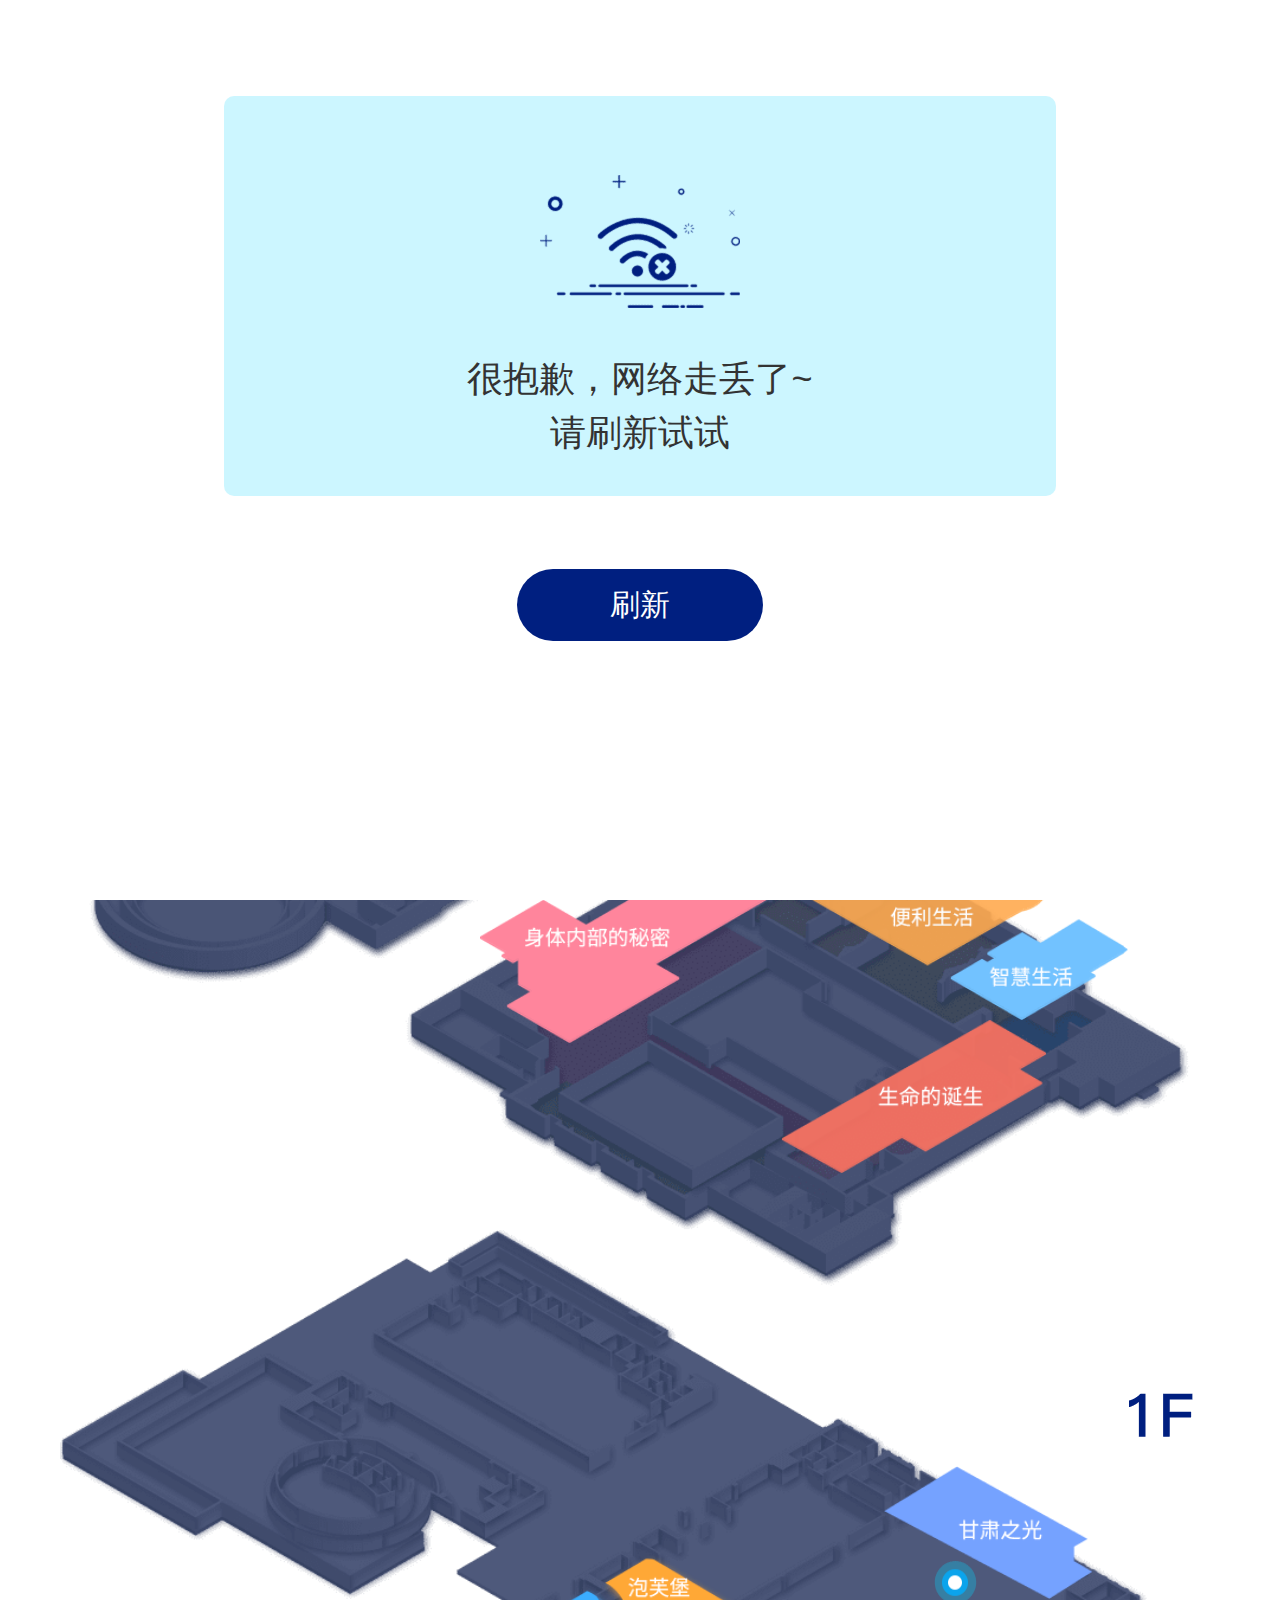
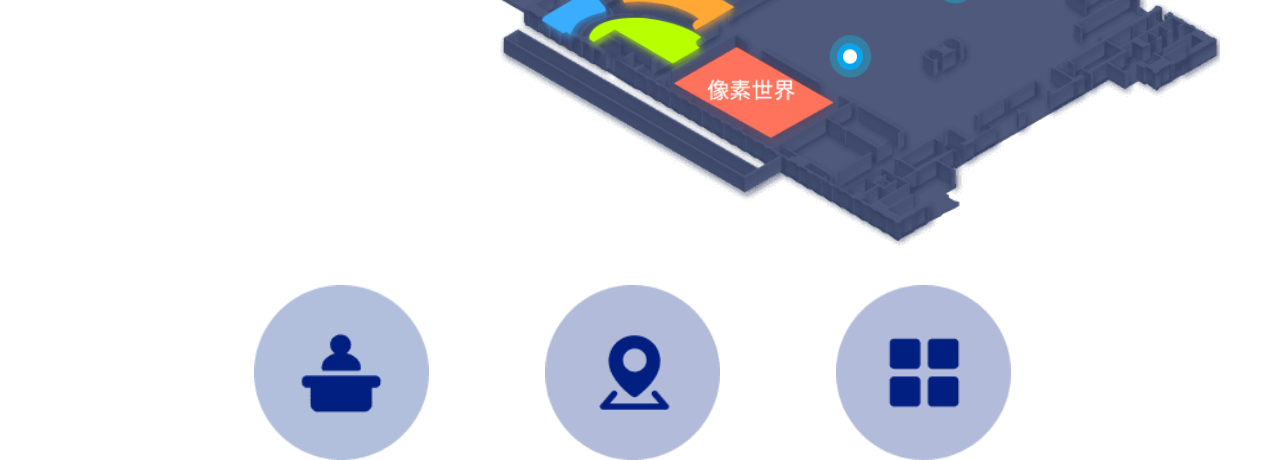
<file: pages/mapindex.html>
<!doctype html>
<html lang="en">
<head>
    <meta charset="UTF-8">
    <meta name="viewport"
          content="width=device-width, user-scalable=no, initial-scale=1.0, maximum-scale=1.0, minimum-scale=1.0">
    <meta http-equiv="X-UA-Compatible" content="ie=edge">
    <meta name="format-detection" content="telephone=no,email=no,date=no,address=no">
    <title></title>
    <script src="../assets/js/resize.js"></script>
    <link rel="stylesheet" href="../assets/css/reset.css">
    <link rel="stylesheet" href="../assets/lib/animate.css">
    <link rel="stylesheet" href="../assets/css/mapindex.css">
</head>
<!--animated   flash infinite-->
<body>
<div id="main">
    <div v-show="severimgshow" class="animated slideInLeft">
        <div class="fbox">
            <div class="f_img floor1" @touchstart="goex(2)">
                <img src="../assets/img/floor/3F.png" alt="">
                <img src="../assets/img/floor/f31.png" alt="" class="r animated flash infinite" @touchstart.stop="go_ex">
                <img src="../assets/img/floor/f32.png" alt="" class="m animated flash infinite" @touchstart.stop="go_ex">
                <img src="../assets/img/floor/f33.png" alt="" class="l animated flash infinite" @touchstart.stop="go_ex">
                <div class="text text3"></div>
            </div>
            <div class="f_img  floor1 floor2" @touchstart="goex(1)">
                <img src="../assets/img/floor/2F.png" alt="">
                <img src="../assets/img/floor/f21.png" alt="" class="r animated flash infinite" @touchstart.stop="go_ex">
                <img src="../assets/img/floor/f22.png" alt="" class="m animated flash infinite" @touchstart.stop="go_ex">
                <img src="../assets/img/floor/f23.png" alt="" class="l animated flash infinite" @touchstart.stop="go_ex">
                <div class="text text2"></div>
            </div>
            <div class="f_img floor1 floor3" @touchstart="goex(0)">
                <img src="../assets/img/floor/1F.png" alt="">
                <img src="../assets/img/floor/f11.png" alt="" class="r animated flash infinite" @touchstart.stop="go_ex">
                <img src="../assets/img/floor/f12.png" alt="" class="m animated flash infinite" @touchstart.stop="go_ex">
                <img src="../assets/img/floor/f13.png" alt="" class="l animated flash infinite" @touchstart.stop="go_ex">
                <img src="../assets/img/mpos.png" alt="" :class="['mypos animated  infinite',pos==1?'zoomIn':'']">
                <img src="../assets/img/mpos.png" alt="" :class="['mypos1 animated  infinite',pos==2?'zoomIn':'']">
                <div class="text text1"></div>
            </div>
        </div>
        <div class="btnbox">
            <div class="navitem" @touchstart="severimgshow=false">
                <div class="navimg"><img src="../assets/img/floor/sever.png" alt=""></div>
            </div>
            <div class="navitem " @touchstart="mypos">
                <div class="navimg"><img src="../assets/img/floor/mystation.png" alt=""></div>
            </div>
            <div class="navitem" @touchstart="window.location.href='./maplist.html'">
                <div class="navimg"><img src="../assets/img/floor/list.png" alt=""></div>
            </div>
        </div>
    </div>
    <div class="severimg animated slideInRight" v-show="!severimgshow">
        <img src="../assets/img/floor/severimg.png" alt="">
    </div>
    <div class="backbtn" v-show="severimgshow" @touchstart="window.history.go(-1)"></div>
    <div class="backbtn" v-show="!severimgshow" @touchstart="severimgshow=true"></div>
</div>
</body>
</html>
<script src="../assets/lib/jquery.min.3.3.1.js"></script>
<script src="../assets/lib/vue.min.2.2.2.js"></script>
<script type="text/javascript" src="../assets/js/fastclick.js"></script>
<script>
    new FastClick(document.body);
</script>
<script src="../assets/lib/echarts.min.js"></script>
<script src="../assets/js/common.js"></script>
<script src="../assets/js/mapindex.js"></script>
</file>
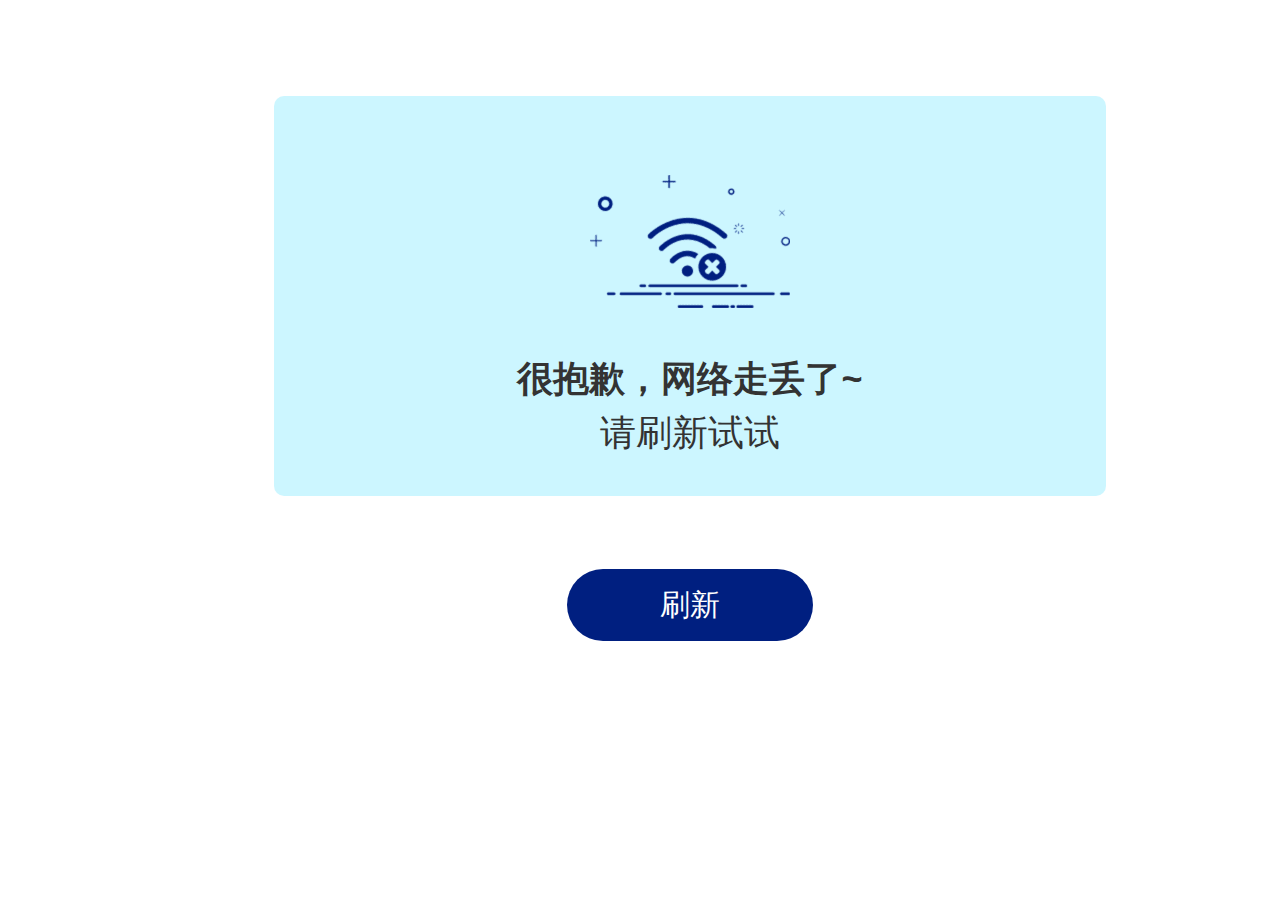
<file: pages/mycollect.html>
<!doctype html>
<html lang="en">
<head>
    <meta charset="UTF-8">
    <meta name="viewport"
          content="width=device-width, user-scalable=no, initial-scale=1.0, maximum-scale=1.0, minimum-scale=1.0">
    <meta http-equiv="X-UA-Compatible" content="ie=edge">
    <meta name="format-detection" content="telephone=no,email=no,date=no,address=no">
    <title></title>
    <script src="../assets/js/resize.js"></script>
    <link rel="stylesheet" href="../assets/css/reset.css">
    <link rel="stylesheet" href="../assets/lib/animate.css">
    <link rel="stylesheet" href="../assets/css/mycollect.css">
</head>
<!--animated   flash infinite-->
<body>
<div id="main" v-cloak>
    <div v-if="today.length>0||history.length>0" class="clist">
        <div class="todayc">
            <img src="../assets/img/dian.png" alt="" class="dian"><span class="tag">今日收藏记录</span>
            <div class="zankai" @touchstart="showtoday=!showtoday">
                <span v-show="!showtoday">展开</span>
                <span v-show="showtoday">收起</span>
            </div>
            <div class="imglist animated fadeIn" v-show="showtoday">
                <div :class="'imgitem animated zoomIn delay-'+index+'s'" v-for="(item,index) in today"
                     @touchstart="go_detail(item.exhibit_id)"><img :src="item.img" alt=""></div>
            </div>
        </div>
        <div class="todayc hisc">
            <img src="../assets/img/dian.png" alt="" class="dian"><span class="tag">历史收藏记录</span>
            <div class="zankai" v-if="history.length>0"><img src="../assets/img/del.png" alt="" @touchstart="nocollect=true">
            </div>
            <div class="imglist">
                <div :class="'imgitem animated zoomIn delay-'+index+'s'" v-for="(item,index) in history"
                     @touchstart="go_detail(item.exhibit_id)"><img :src="item.img" alt=""></div>
            </div>
        </div>
    </div>
    <div class="netFail animated zoomIn" v-if="today.length==0&&history.length==0">
        <div class="net_fail ">
            <div class="c1">
                <div class="nodata"></div>
                <div class="p1">
                    <div>您暂时还没有收藏任何展品，</div>
                    <div> 快去收藏吧！</div>
                </div>
            </div>
            <div class="btn" @touchstart="window.history.go(-1)">确定</div>
        </div>
    </div>
    <div class="netFail animated zoomIn" v-show="nocollect">
        <div class="net_fail icon_outbox">
            <div class="c1">
                <div class="icon_out"></div>
                <p class="p1">您确认要删除收藏记录吗？</p>
            </div>
            <div class="logoutbox">
                <div class="btnl" @touchstart="nocollect=false">取消</div>
                <div class="btn" @touchstart="delcollect">删除</div>
            </div>
        </div>
    </div>
    <div class="netFail animated zoomIn" v-show="nologin">
        <div class="net_fail icon_loginbox">
            <div class="c1">
                <div class="icon_login"></div>
                <p class="p1">{{logintext}}</p>
            </div>
            <div class="btn" @touchstart="logining=false">确定</div>
        </div>
    </div>
    <div class="backbtn" @touchstart="window.history.go(-1)"></div>
</div>
</body>
</html>
<script src="../assets/lib/jquery.min.3.3.1.js"></script>
<script src="../assets/lib/vue.min.2.2.2.js"></script>
<script type="text/javascript" src="../assets/js/fastclick.js"></script>
<script>
    new FastClick(document.body);
</script>
<script src="../assets/js/common.js"></script>
<script src="../assets/js/mycollect.js"></script>
</file>
<file: assets/css/mapindex.css>
.fbox {
    margin: .61rem 0 0 0;
}

.f_img {
    width: 90.7%;
    margin: 0 auto;
    position: relative;
}

.f_img .text {
    /*font-size: .6rem;*/
    color: #001F80;
    /*font-weight: bold;*/
    position: absolute;
    right: 2%;
    top: 25%;
    width: .72rem;
    height: .72rem;
    background-repeat: no-repeat;
    background-size: cover;
    background-position: center;
}

.f_img .text1 {
    background-image: url("../../assets/img/floor/ft1.png");
}

.f_img .text2 {
    background-image: url("../../assets/img/floor/ft2.png");
}

.f_img .text3 {
    background-image: url("../../assets/img/floor/ft3.png");
}

.f_img img {
    width: 100%;
    cursor: pointer;
}

.floor1 .r, .floor1 .m, .floor1 .l {
    position: absolute;
}

.floor1 .r {
    width: 31.6%;
    right: 10%;
    top: 28%;
    z-index: 1;
}

.floor1 .m {
    width: 20.4%;
    right: 37%;
    top: 31%;
    z-index: 5;
}

.floor1 .l {
    width: 29.6%;
    right: 35%;
    top: 47%;
    z-index: 3;
}

.floor2, .floor3 {
    margin: -1rem auto 0 auto;
}

.floor2 .r {
    width: 38.8%;
    right: 8%;
    top: 19%;
    z-index: 1;
}

.floor2 .m {
    width: 22.8%;
    right: 15%;
    top: 57%;
    z-index: 5;
}

.floor2 .l {
    width: 26.8%;
    right: 37%;
    top: 31%;
    z-index: 5;
}

.floor3 .r {
    width: 18%;
    right: 11%;
    top: 38%;
    z-index: 1;
}

.floor3 .m {
    width: 18%;
    right: 41%;
    top: 51%;
    z-index: 3;
}

.floor3 .l {
    width: 16.4%;
    right: 32%;
    top: 63%;
    z-index: 5;
}
.floor3 .mypos{
    right: 30%;
    top: 63%;
    z-index: 1;
    position: absolute;
    width: .43rem;
    height: .43rem;
}
.floor3 .mypos1{
    right: 21%;
    top: 52%;
    z-index: 1;
    position: absolute;
    width: .43rem;
    height: .43rem;
}
.btnbox {
    /*overflow: hidden;*/
    width: 60.3%;
    margin: 0 auto;
}

.backbtn:active {
    opacity: .6;
}

.btnbox .navitem {
    float: left;
    margin-left: 15%;
    width: 22.7%;
    display: inline-block;
    transition: all .3s;
    font-size: 0;
}

.btnbox .navitem img {
    width: 100%;
}

.btnbox .navitem:first-child {
    margin: 0;
}

.btnbox .navitem:active {
    opacity: .7;
    transform: scale(.8);
}

.severimg {
    position: fixed;
    height: 100%;
    width: 100%;
    overflow: hidden;
    left: 0;
    top: 0;
    z-index: 998;
}

.severimg::-webkit-scrollbar {
    display: none;
}

.severimg img {
    width: 100%;
}



.animated {
    animation-duration: 2s !important;
}

@keyframes flash {
    from, 50%, to {
        opacity: 1;
    }

    25%, 75% {
        opacity: .7;
    }
}
</file>
<file: assets/css/mycollect.css>
.c1 .p1 {
    font-size: .3rem;
    font-weight: bold;
    text-align: center;
}

#main, body, html {
    height: 100%;

}

body {
    padding: 0 .5rem;
    overflow-y: scroll;
}

.clist {
    border-left: 4px dashed #005381;
    height: 100%;
}

.todayc {
    position: relative;
    font-size: 0;
    padding-top: 1.88rem;
}

.todayc .dian {
    position: absolute;
    z-index: 1;
    left: -.14rem;
    top: 1.88rem;
    width: .24rem;
}

.todayc .tag {
    border-radius: 0 .24rem .24rem .24rem;
    font-size: .24rem;
    background-color: #66C8FF;
    color: #fff;
    height: .48rem;
    line-height: .48rem;
    display: inline-block;
    width: 2.02rem;
    text-align: center;
    margin-left: .3rem;
}

.zankai {
    position: absolute;
    z-index: 1;
    right: 0;
    top: 1.88rem;
    font-size: .34rem;
    color: #005381;
    font-weight: bold;
}

.hisc {
    margin-top: 0.88rem;
    padding: 0;
}

.hisc .dian {
    top: 0;
}

.hisc .zankai {
    width: .48rem;
    top: 0;
    height: .48rem;
}

.hisc .zankai img {
    width: .48rem;
}

.imglist {
    overflow: hidden;
    margin-top: .52rem;
}

.imglist .imgitem {
    width: 1.33rem;
    height: 1.28rem;
    line-height: 1.28rem;
    text-align: center;
    margin: 0 0 .34rem .27rem;
    float: left;
}

.todayc .imglist .imgitem img {
    width: 100%;
    vertical-align: middle;
}

.icon_out {
    background: url('../../assets/img/shanchu.png') center center / 100% 100% no-repeat;
}
</file>
